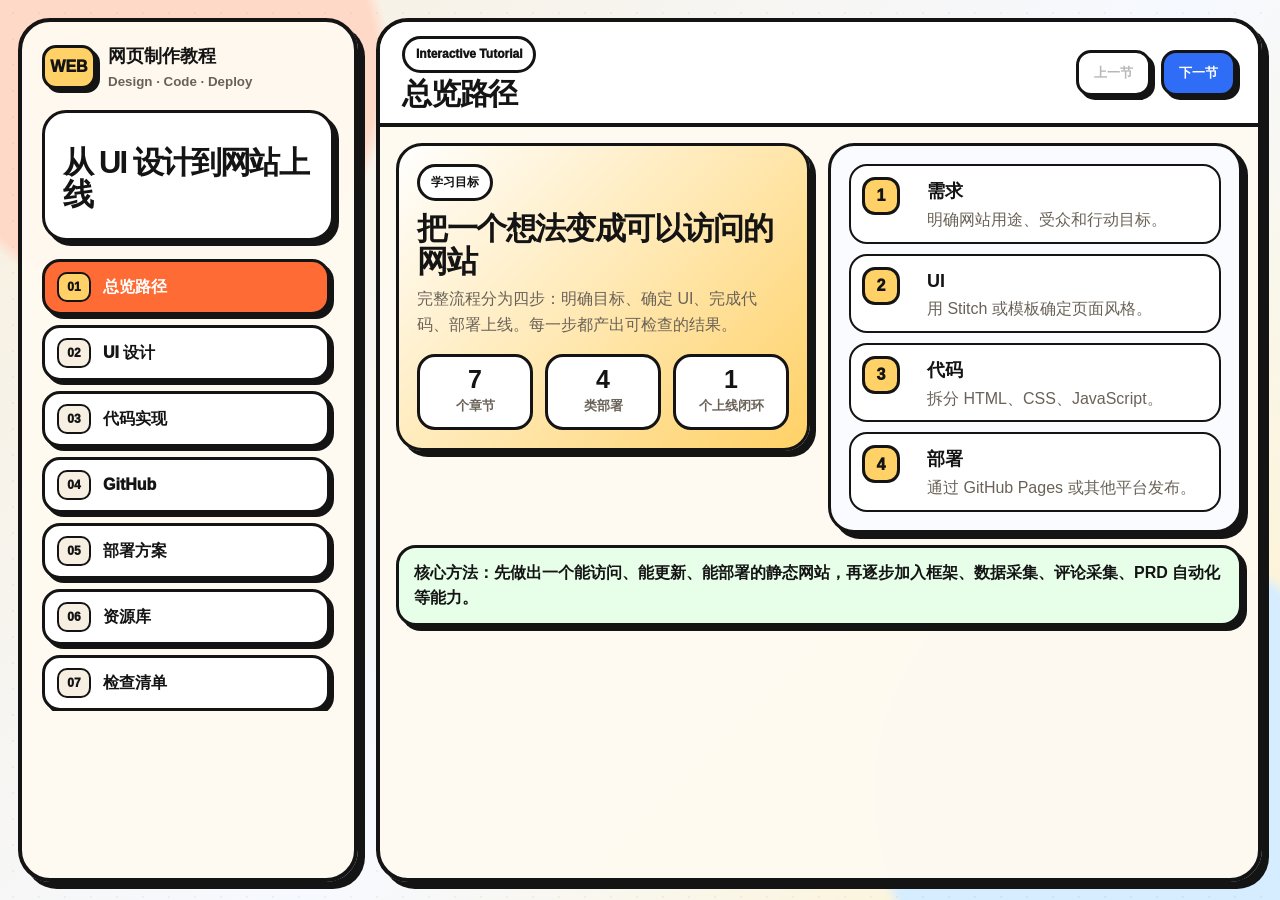
<file: index.html>
<!DOCTYPE html>
<html lang="zh-CN">
<head>
  <meta charset="UTF-8" />
  <meta name="viewport" content="width=device-width, initial-scale=1.0" />
  <title>从 UI 设计到网站上线｜网页制作教程</title>
  <meta name="description" content="系统梳理从 UI 设计、代码实现到 GitHub Pages、Cloudflare Pages 静态部署的完整网页制作流程。" />
  <link rel="icon" href="data:image/svg+xml,%3Csvg xmlns='http://www.w3.org/2000/svg' viewBox='0 0 64 64'%3E%3Crect width='64' height='64' rx='14' fill='%23ffd166'/%3E%3Cpath d='M16 22h32M16 32h22M16 42h28' stroke='%23151515' stroke-width='6' stroke-linecap='round'/%3E%3C/svg%3E" />
  <style>
:root{--bg:#f4ead8;--paper:#fffaf1;--ink:#141414;--muted:#6a6258;--line:#141414;--orange:#ff6b35;--blue:#2f6df6;--cyan:#9be7ff;--yellow:#ffd166;--green:#32c77a;--pink:#ffb7d5;--purple:#b9a7ff;--shadow:7px 7px 0 var(--ink);--soft:0 18px 50px rgba(20,20,20,.13);--radius:24px}*{box-sizing:border-box}html,body{height:100%;overflow:hidden}body{margin:0;font-family:Inter,"PingFang SC","Microsoft YaHei",Arial,sans-serif;background:radial-gradient(circle at 12% 8%,#ffd9c7 0 16%,transparent 17%),radial-gradient(circle at 88% 88%,#d6edff 0 18%,transparent 19%),linear-gradient(135deg,#f8efdc,#f6f9ff 55%,#fff1c7);color:var(--ink);line-height:1.6}body:before{content:"";position:fixed;inset:0;background-image:radial-gradient(#141414 1px,transparent 1px);background-size:26px 26px;opacity:.045;pointer-events:none}a{color:inherit}.app-shell{height:100vh;padding:18px;display:grid;grid-template-columns:340px minmax(0,1fr);gap:18px}.sidebar,.workspace{position:relative;z-index:1;border:4px solid var(--line);border-radius:32px;background:rgba(255,250,241,.94);box-shadow:var(--shadow);overflow:hidden}.sidebar{padding:20px;display:flex;flex-direction:column;gap:18px}.brand{display:flex;gap:12px;align-items:center;text-decoration:none}.brand-mark{display:grid;place-items:center;width:54px;height:44px;border:3px solid var(--line);border-radius:14px;background:var(--yellow);box-shadow:4px 4px 0 var(--line);font-weight:950}.brand strong{display:block;font-size:18px}.brand small{display:block;color:var(--muted);font-weight:800}.progress-card{border:3px solid var(--line);border-radius:24px;background:#fff;padding:18px;box-shadow:5px 5px 0 var(--line)}.eyebrow,.course-label,.section-kicker{display:inline-flex;align-items:center;gap:8px;border:3px solid var(--line);border-radius:999px;background:#fff;padding:6px 11px;font-size:12px;font-weight:950}.eyebrow i{display:block;width:10px;height:10px;border-radius:50%;background:var(--orange)}.progress-card h1{font-size:34px;line-height:1.02;margin:16px 0 10px;letter-spacing:-.06em}.progress-card p{margin:0;color:var(--muted)}.tab-nav{display:grid;gap:10px;overflow:auto;padding-right:4px}.tab-btn{width:100%;display:flex;align-items:center;gap:12px;text-align:left;border:3px solid var(--line);border-radius:18px;background:#fff;padding:12px 14px;font-size:16px;font-weight:950;color:var(--ink);box-shadow:4px 4px 0 var(--line);cursor:pointer;transition:.18s}.tab-btn span{display:grid;place-items:center;width:34px;height:30px;border:2px solid var(--line);border-radius:10px;background:#f6efe2;font-size:12px}.tab-btn:hover{transform:translate(-1px,-1px);box-shadow:5px 5px 0 var(--line)}.tab-btn.active{background:var(--orange);color:#fff}.tab-btn.active span{background:var(--yellow);color:var(--ink)}.workspace{display:grid;grid-template-rows:auto 1fr}.topbar{display:flex;align-items:center;justify-content:space-between;gap:18px;padding:20px 24px;border-bottom:4px solid var(--line);background:#fff}.topbar h2{font-size:34px;line-height:1;margin:10px 0 0;letter-spacing:-.04em}.top-actions{display:flex;gap:10px}.ghost-btn,.primary-btn{border:3px solid var(--line);border-radius:15px;padding:11px 15px;font-weight:950;cursor:pointer;box-shadow:4px 4px 0 var(--line)}.ghost-btn{background:#fff}.primary-btn{background:var(--blue);color:#fff}.panel-stage{position:relative;min-height:0;padding:22px;overflow:hidden}.panel{display:none;height:100%;animation:fadeSlide .28s ease}.panel.active{display:block}@keyframes fadeSlide{from{opacity:0;transform:translateY(8px)}to{opacity:1;transform:none}}.panel-grid{display:grid;gap:18px;height:100%}.overview-grid,.two-col,.code-layout,.check-layout{grid-template-columns:1fr 1fr}.hero-card,.content-card,.flow-card,.ui-board,.terminal-card,.code-tabs,.pages-card,.final-model{border:3px solid var(--line);border-radius:26px;background:#fff;padding:22px;box-shadow:6px 6px 0 var(--line)}.hero-card{background:linear-gradient(135deg,#fff,var(--yellow))}.hero-card h3,.content-card h3{font-size:36px;line-height:1.05;letter-spacing:-.045em;margin:16px 0 12px}.hero-card p,.content-card p{color:var(--muted);margin:0}.metric-row{display:grid;grid-template-columns:repeat(3,1fr);gap:12px;margin-top:28px}.metric-row div{border:3px solid var(--line);border-radius:18px;background:#fff;padding:14px;text-align:center}.metric-row strong{display:block;font-size:30px;line-height:1}.metric-row span{font-size:13px;font-weight:900;color:var(--muted)}.flow-card{display:grid;gap:14px;background:#f9fbff}.flow-step{display:grid;grid-template-columns:52px 1fr;gap:13px;align-items:start;border:2px solid var(--line);border-radius:18px;background:#fff;padding:14px}.flow-step span{display:grid;place-items:center;width:42px;height:42px;border:3px solid var(--line);border-radius:13px;background:var(--yellow);font-weight:950}.flow-step b{font-size:18px}.flow-step p{margin:3px 0 0;color:var(--muted)}.callout{margin-top:18px;border:3px solid var(--line);border-radius:20px;background:#fff;padding:16px 18px;box-shadow:5px 5px 0 var(--line);font-weight:800}.callout.success{background:#e7ffe9}.accent-yellow{background:#fff6cf}.accent-blue{background:#e2efff}.accent-green{background:#dcffe9}.clean-list{margin:16px 0 0;padding-left:20px;color:var(--muted)}.clean-list li{margin:10px 0}.clean-list code{background:#fff;border:2px solid var(--line);border-radius:8px;padding:2px 6px}.ui-board{background:#f4f8ff}.mock-window{border:3px solid var(--line);border-radius:22px;background:#fff;overflow:hidden}.mock-bar{height:42px;border-bottom:3px solid var(--line);background:var(--yellow);display:flex;align-items:center;gap:8px;padding:0 14px}.mock-bar span{width:12px;height:12px;border:2px solid var(--line);border-radius:50%;background:#fff}.mock-body{padding:20px}.mock-title{font-size:28px;font-weight:950;line-height:1.05;margin-bottom:14px}.mock-cards{display:grid;grid-template-columns:1fr 1fr;gap:10px}.mock-cards i{display:block;min-height:76px;border:3px solid var(--line);border-radius:16px;background:#f7f7f7}.mock-cards i:nth-child(2){background:var(--cyan)}.mock-cards i:nth-child(3){background:var(--pink)}.mock-cards i:nth-child(4){background:#ffe0d3}.prompt-card{margin-top:16px;border:3px solid var(--line);border-radius:18px;background:#fff;padding:16px}.prompt-card p{margin:6px 0 0;color:var(--muted)}.rule-grid,.github-steps{display:grid;grid-template-columns:repeat(3,1fr);gap:14px;margin-top:18px}.mini-card,.github-steps div{border:3px solid var(--line);border-radius:20px;background:#fff;padding:16px;box-shadow:5px 5px 0 var(--line)}.mini-card b,.github-steps b{display:block;font-size:18px}.mini-card span,.github-steps span{color:var(--muted);font-size:14px}.stack-cards{display:grid;grid-template-columns:repeat(3,1fr);gap:12px;margin-top:22px}.stack-cards div{border:3px solid var(--line);border-radius:18px;background:#fff;padding:16px;text-align:center}.stack-cards b{display:block;font-size:24px}.stack-cards span{font-size:13px;color:var(--muted);font-weight:800}.code-tabs{background:#171717;color:#fff}.file-pill-row{display:flex;gap:8px;flex-wrap:wrap}.file-pill-row span{border:2px solid #fff;border-radius:999px;padding:5px 10px;font-weight:900;font-size:12px}.code-tabs pre,.terminal-card pre{margin:18px 0 0;overflow:auto;font-family:"SFMono-Regular",Consolas,monospace;font-size:14px;line-height:1.6}.terminal-card{background:#151515;color:#fff}.terminal-top{height:34px;display:flex;align-items:center;gap:8px;font-weight:900;color:#fff}.terminal-top span{width:12px;height:12px;border-radius:50%;background:#fff}.deploy-grid{display:grid;grid-template-columns:repeat(4,1fr);gap:16px}.deploy-card{border:3px solid var(--line);border-radius:24px;background:#fff;padding:18px;box-shadow:6px 6px 0 var(--line);min-height:250px}.deploy-card.featured{background:#dff3ff}.deploy-card span{display:inline-block;border:2px solid var(--line);border-radius:999px;background:var(--orange);color:#fff;padding:4px 9px;font-size:12px;font-weight:950}.deploy-card h3{font-size:24px;margin:15px 0 8px}.deploy-card p{color:var(--muted)}.deploy-card b{display:block;margin-top:18px}.pages-card{margin-top:18px;background:#fff8dd}.horizontal{display:grid;grid-template-columns:repeat(5,1fr);gap:10px;list-style:none;padding:0}.horizontal li{border:2px solid var(--line);border-radius:14px;background:#fff;padding:12px;color:var(--ink);font-weight:800}.resource-layout{display:grid;grid-template-columns:1fr 1fr;gap:18px;height:100%}.resource-column{border:3px solid var(--line);border-radius:26px;background:#fff;padding:22px;box-shadow:6px 6px 0 var(--line);display:grid;gap:12px;align-content:start}.resource-column h3{font-size:28px;margin:0 0 8px}.resource-column a{display:flex;align-items:center;justify-content:space-between;gap:14px;border:3px solid var(--line);border-radius:18px;background:#f9fbff;padding:14px;text-decoration:none}.resource-column a:nth-child(odd){background:#fff6cf}.resource-column b{font-size:17px}.resource-column span{font-size:13px;color:var(--muted);text-align:right}.checklist{display:grid;grid-template-columns:1fr 1fr;gap:12px}.checklist label{display:flex;gap:12px;align-items:flex-start;border:3px solid var(--line);border-radius:18px;background:#fff;padding:15px;font-weight:900;box-shadow:4px 4px 0 var(--line)}.checklist input{width:22px;height:22px;accent-color:var(--green);margin-top:2px}.final-model{margin-top:18px;background:#151515;color:#fff;display:flex;justify-content:space-between;gap:16px;align-items:center}.final-model b{font-size:22px}.final-model span{color:#ffe8b0;font-weight:900}@media(max-width:1100px){html,body{height:auto;overflow:auto}.app-shell{height:auto;min-height:100vh;grid-template-columns:1fr}.sidebar{position:static}.tab-nav{grid-template-columns:repeat(2,1fr);overflow:visible}.workspace{min-height:760px}.deploy-grid{grid-template-columns:repeat(2,1fr)}.horizontal{grid-template-columns:1fr 1fr}.panel-stage{overflow:visible}.panel{height:auto}}@media(max-width:760px){.app-shell{padding:10px}.topbar{display:block}.top-actions{margin-top:14px}.overview-grid,.two-col,.code-layout,.check-layout,.resource-layout{grid-template-columns:1fr}.rule-grid,.github-steps,.stack-cards,.checklist{grid-template-columns:1fr}.tab-nav{grid-template-columns:1fr}.deploy-grid{grid-template-columns:1fr}.horizontal{grid-template-columns:1fr}.hero-card h3,.content-card h3{font-size:30px}.metric-row{grid-template-columns:1fr}.resource-column a{display:block}.resource-column span{display:block;text-align:left;margin-top:4px}.final-model{display:block}.final-model span{display:block;margin-top:8px}}
@media(min-width:1101px){.topbar{padding:14px 22px}.topbar h2{font-size:30px;margin-top:6px}.panel-stage{padding:16px}.hero-card,.content-card,.flow-card,.ui-board,.terminal-card,.code-tabs,.pages-card,.final-model{padding:18px}.hero-card h3,.content-card h3{font-size:31px;margin:12px 0 8px}.metric-row{margin-top:16px}.flow-card,.rule-grid,.github-steps{gap:10px}.flow-step{padding:11px}.callout{margin-top:12px;padding:12px 15px}.rule-grid,.github-steps{margin-top:12px}.mock-body{padding:16px}.prompt-card{margin-top:12px;padding:12px}.clean-list li{margin:7px 0}.progress-card h1{font-size:31px}.tab-btn{padding:10px 12px}.deploy-card{min-height:220px}.resource-column{gap:9px}.resource-column a{padding:11px}.checklist label{padding:12px}}
@media(min-width:1101px){.panel-grid{height:auto}.overview-grid,.two-col{align-items:start}.hero-card,.flow-card,.content-card,.ui-board,.terminal-card,.code-tabs{min-height:0}.github-steps div,.mini-card{padding:12px}.flow-step p,.mini-card span,.github-steps span{line-height:1.35}.flow-step span{width:38px;height:38px}.metric-row div{padding:10px}.metric-row strong{font-size:25px}.clean-list{margin-top:10px}.terminal-card pre,.code-tabs pre{margin-top:12px;font-size:13px}.stack-cards{margin-top:14px}.stack-cards div{padding:12px}.mock-cards i{min-height:58px}}

</style>
</head>
<body>
  <main class="app-shell" id="top">
    <aside class="sidebar" aria-label="教程章节导航">
      <a class="brand" href="#top" aria-label="返回教程首页">
        <span class="brand-mark">WEB</span>
        <span>
          <strong>网页制作教程</strong>
          <small>Design · Code · Deploy</small>
        </span>
      </a>

      <div class="progress-card">
        <h1>从 UI 设计到网站上线</h1>
      </div>

      <nav class="tab-nav" aria-label="切换教程内容">
        <button class="tab-btn active" type="button" data-panel="overview"><span>01</span>总览路径</button>
        <button class="tab-btn" type="button" data-panel="ui"><span>02</span>UI 设计</button>
        <button class="tab-btn" type="button" data-panel="code"><span>03</span>代码实现</button>
        <button class="tab-btn" type="button" data-panel="github"><span>04</span>GitHub</button>
        <button class="tab-btn" type="button" data-panel="deploy"><span>05</span>部署方案</button>
        <button class="tab-btn" type="button" data-panel="resources"><span>06</span>资源库</button>
        <button class="tab-btn" type="button" data-panel="checklist"><span>07</span>检查清单</button>
      </nav>
    </aside>

    <section class="workspace" aria-live="polite">
      <header class="topbar">
        <div>
          <span class="course-label">Interactive Tutorial</span>
          <h2 id="panel-title">总览路径</h2>
        </div>
        <div class="top-actions">
          <button class="ghost-btn" type="button" id="prevTab">上一节</button>
          <button class="primary-btn" type="button" id="nextTab">下一节</button>
        </div>
      </header>

      <div class="panel-stage">
        <article class="panel active" id="panel-overview" data-title="总览路径">
          <div class="panel-grid overview-grid">
            <section class="hero-card">
              <span class="section-kicker">学习目标</span>
              <h3>把一个想法变成可以访问的网站</h3>
              <p>完整流程分为四步：明确目标、确定 UI、完成代码、部署上线。每一步都产出可检查的结果。</p>
              <div class="metric-row">
                <div><strong>7</strong><span>个章节</span></div>
                <div><strong>4</strong><span>类部署</span></div>
                <div><strong>1</strong><span>个上线闭环</span></div>
              </div>
            </section>
            <section class="flow-card">
              <div class="flow-step"><span>1</span><div><b>需求</b><p>明确网站用途、受众和行动目标。</p></div></div>
              <div class="flow-step"><span>2</span><div><b>UI</b><p>用 Stitch 或模板确定页面风格。</p></div></div>
              <div class="flow-step"><span>3</span><div><b>代码</b><p>拆分 HTML、CSS、JavaScript。</p></div></div>
              <div class="flow-step"><span>4</span><div><b>部署</b><p>通过 GitHub Pages 或其他平台发布。</p></div></div>
            </section>
          </div>
          <div class="callout success"><strong>核心方法：</strong>先做出一个能访问、能更新、能部署的静态网站，再逐步加入框架、数据采集、评论采集、PRD 自动化等能力。</div>
        </article>

        <article class="panel" id="panel-ui" data-title="UI 设计">
          <div class="panel-grid two-col">
            <section class="content-card accent-yellow">
              <span class="section-kicker">Stitch 工作流</span>
              <h3>先生成界面，再调整审美方向</h3>
              <ol class="clean-list">
                <li>打开 <a href="https://stitch.withgoogle.com/" target="_blank" rel="noreferrer">Google Stitch</a>。</li>
                <li>输入页面类型、目标用户、内容模块和视觉风格。</li>
                <li>选择最接近目标的版本，继续修改颜色、版式和模块。</li>
                <li>将设计结果转化为页面结构和代码任务。</li>
              </ol>
            </section>
            <section class="ui-board">
              <div class="mock-window">
                <div class="mock-bar"><span></span><span></span><span></span></div>
                <div class="mock-body">
                  <div class="mock-title">Portfolio Tutorial</div>
                  <div class="mock-cards"><i></i><i></i><i></i><i></i></div>
                </div>
              </div>
              <div class="prompt-card">
                <b>推荐提示词结构</b>
                <p>页面类型 + 目标人群 + 内容模块 + 视觉关键词 + 参考网站。</p>
              </div>
            </section>
          </div>
          <div class="rule-grid">
            <div class="mini-card"><b>目标清楚</b><span>先判断网站要展示、转化还是沉淀资料。</span></div>
            <div class="mini-card"><b>风格一致</b><span>字体、颜色、按钮、卡片保持统一。</span></div>
            <div class="mini-card"><b>信息分层</b><span>标题、说明、步骤、代码示例要有清晰层级。</span></div>
          </div>
        </article>

        <article class="panel" id="panel-code" data-title="代码实现">
          <div class="code-layout">
            <section class="content-card">
              <span class="section-kicker">代码分工</span>
              <h3>静态网页的三件套</h3>
              <p>先掌握 HTML、CSS、JavaScript 的职责分工，就能理解大多数静态页面。</p>
              <div class="stack-cards">
                <div><b>HTML</b><span>负责内容结构</span></div>
                <div><b>CSS</b><span>负责视觉样式</span></div>
                <div><b>JS</b><span>负责页面交互</span></div>
              </div>
            </section>
            <section class="code-tabs" aria-label="代码示例">
              <div class="file-pill-row"><span>index.html</span><span>style.css</span><span>main.js</span></div>
              <pre><code>&lt;section class="hero"&gt;
  &lt;h1&gt;网页标题&lt;/h1&gt;
  &lt;p&gt;说明页面价值&lt;/p&gt;
  &lt;a href="#panel-resources"&gt;查看资源&lt;/a&gt;
&lt;/section&gt;</code></pre>
            </section>
          </div>
          <div class="callout"><strong>学习建议：</strong>先让文件能被浏览器打开，再解释为什么需要拆分为 HTML / CSS / JS。</div>
        </article>

        <article class="panel" id="panel-github" data-title="GitHub">
          <div class="panel-grid two-col">
            <section class="content-card accent-blue">
              <span class="section-kicker">创建仓库</span>
              <h3>保存代码并管理版本</h3>
              <ul class="clean-list">
                <li>打开 <a href="https://github.com/new" target="_blank" rel="noreferrer">github.com/new</a>。</li>
                <li>Repository name 填 <code>stitch</code> 或自定义项目名。</li>
                <li>选择 Public，便于使用免费 GitHub Pages。</li>
                <li>不要勾选 README / .gitignore / License。</li>
              </ul>
            </section>
            <section class="terminal-card">
              <div class="terminal-top"><span></span><span></span><span></span>Terminal</div>
              <pre><code>cd ./your-project
git init
git add -A
git commit -m "init website"
git branch -M main
git remote add origin https://github.com/your-name/your-repo.git
git push -u origin main</code></pre>
            </section>
          </div>
          <div class="github-steps">
            <div><b>1. 创建仓库</b><span>获得远程代码地址。</span></div>
            <div><b>2. 推送代码</b><span>把本地文件同步到 GitHub。</span></div>
            <div><b>3. 后续更新</b><span>修改、提交、推送即可同步。</span></div>
          </div>
        </article>

        <article class="panel" id="panel-deploy" data-title="部署方案">
          <div class="deploy-grid">
            <section class="deploy-card featured"><span>入门推荐</span><h3>GitHub Pages</h3><p>适合静态作品集、课程页、个人主页。路径清晰，和 GitHub 仓库直接关联。</p><b>适用：HTML / CSS / JS</b></section>
            <section class="deploy-card"><span>域名友好</span><h3>Cloudflare Pages</h3><p>适合绑定自定义域名、连接 GitHub 自动部署。可用于 Astro、静态站和轻量前端项目。</p><b>适用：个人网站 / 品牌站</b></section>
            <section class="deploy-card"><span>前端项目</span><h3>Vercel</h3><p>适合 Next.js、React 等项目，预览部署体验好。</p><b>适用：现代前端框架</b></section>
            <section class="deploy-card"><span>替代选择</span><h3>Netlify</h3><p>适合表单、重定向、静态站点部署，配置简单。</p><b>适用：营销页 / 文档站</b></section>
          </div>
          <div class="content-card pages-card">
            <span class="section-kicker">GitHub Pages 设置</span>
            <ol class="clean-list horizontal">
              <li>进入仓库 Settings</li>
              <li>选择左侧 Pages</li>
              <li>Source 选 Deploy from a branch</li>
              <li>Branch 选 main / root</li>
              <li>保存后获得访问地址</li>
            </ol>
          </div>
        </article>

        <article class="panel" id="panel-resources" data-title="资源库">
          <div class="resource-layout">
            <section class="resource-column">
              <h3>国外优质免费模板</h3>
              <a href="https://html5up.net" target="_blank" rel="noreferrer"><b>HTML5 UP</b><span>作品集、企业官网、单页落地页</span></a>
              <a href="https://templatemo.com" target="_blank" rel="noreferrer"><b>TemplateMo</b><span>分类清晰，适合快速改造</span></a>
              <a href="https://colorlib.com" target="_blank" rel="noreferrer"><b>Colorlib</b><span>视觉现代，动态效果丰富</span></a>
              <a href="https://bootstrapmade.com" target="_blank" rel="noreferrer"><b>BootstrapMade</b><span>Bootstrap 生态，代码规整</span></a>
            </section>
            <section class="resource-column">
              <h3>中文与参考资源</h3>
              <a href="https://www.tooplate.com/live/2154_split_portfolio" target="_blank" rel="noreferrer"><b>Split Portfolio</b><span>适合作品集参考</span></a>
              <a href="https://sc.chinaz.com" target="_blank" rel="noreferrer"><b>站长素材</b><span>中文模板、企业站、源码资源</span></a>
              <a href="https://wordpress.org/themes" target="_blank" rel="noreferrer"><b>WordPress 主题库</b><span>博客、企业站、电商站</span></a>
              <a href="https://onepagelove.com" target="_blank" rel="noreferrer"><b>One Page Love</b><span>单页网站设计灵感</span></a>
            </section>
          </div>
        </article>

        <article class="panel" id="panel-checklist" data-title="检查清单">
          <div class="check-layout">
            <section class="content-card accent-green">
              <span class="section-kicker">上线前确认</span>
              <h3>从能打开到可分享</h3>
              <p>上线前逐项检查，避免图片丢失、链接失效、移动端错位和部署路径错误。</p>
            </section>
            <section class="checklist">
              <label><input type="checkbox"> 页面主题、标题、说明清晰</label>
              <label><input type="checkbox"> UI 风格统一，按钮和卡片一致</label>
              <label><input type="checkbox"> 图片、CSS、JS 路径正确</label>
              <label><input type="checkbox"> 链接和导航可以正常跳转</label>
              <label><input type="checkbox"> 手机端布局不拥挤</label>
              <label><input type="checkbox"> GitHub Pages 或其他平台已部署</label>
            </section>
          </div>
          <div class="final-model">
            <b>最终心智模型</b>
            <span>需求 → UI → 代码 → GitHub → 静态部署 → 持续更新</span>
          </div>
        </article>
      </div>
    </section>
  </main>

  <script>
document.addEventListener('DOMContentLoaded', () => {
  const tabButtons = Array.from(document.querySelectorAll('.tab-btn'));
  const panels = Array.from(document.querySelectorAll('.panel'));
  const titleEl = document.querySelector('#panel-title');
  const prevBtn = document.querySelector('#prevTab');
  const nextBtn = document.querySelector('#nextTab');

  function activatePanel(panelKey) {
    const targetPanel = document.querySelector(`#panel-${panelKey}`);
    const targetButton = document.querySelector(`.tab-btn[data-panel="${panelKey}"]`);
    if (!targetPanel || !targetButton) return;

    tabButtons.forEach((button) => button.classList.toggle('active', button === targetButton));
    panels.forEach((panel) => panel.classList.toggle('active', panel === targetPanel));

    if (titleEl) titleEl.textContent = targetPanel.dataset.title || targetButton.textContent.trim();

    const index = tabButtons.indexOf(targetButton);
    if (prevBtn) prevBtn.disabled = index === 0;
    if (nextBtn) nextBtn.disabled = index === tabButtons.length - 1;
  }

  function movePanel(direction) {
    const activeIndex = tabButtons.findIndex((button) => button.classList.contains('active'));
    const nextIndex = Math.min(Math.max(activeIndex + direction, 0), tabButtons.length - 1);
    const nextKey = tabButtons[nextIndex]?.dataset.panel;
    if (nextKey) activatePanel(nextKey);
  }

  tabButtons.forEach((button) => {
    button.addEventListener('click', () => activatePanel(button.dataset.panel));
  });

  prevBtn?.addEventListener('click', () => movePanel(-1));
  nextBtn?.addEventListener('click', () => movePanel(1));

  document.addEventListener('keydown', (event) => {
    if (event.key === 'ArrowRight') movePanel(1);
    if (event.key === 'ArrowLeft') movePanel(-1);
  });

  window.activateTutorialPanel = activatePanel;
  activatePanel('overview');
});

</script>
</body>
</html>
</file>
